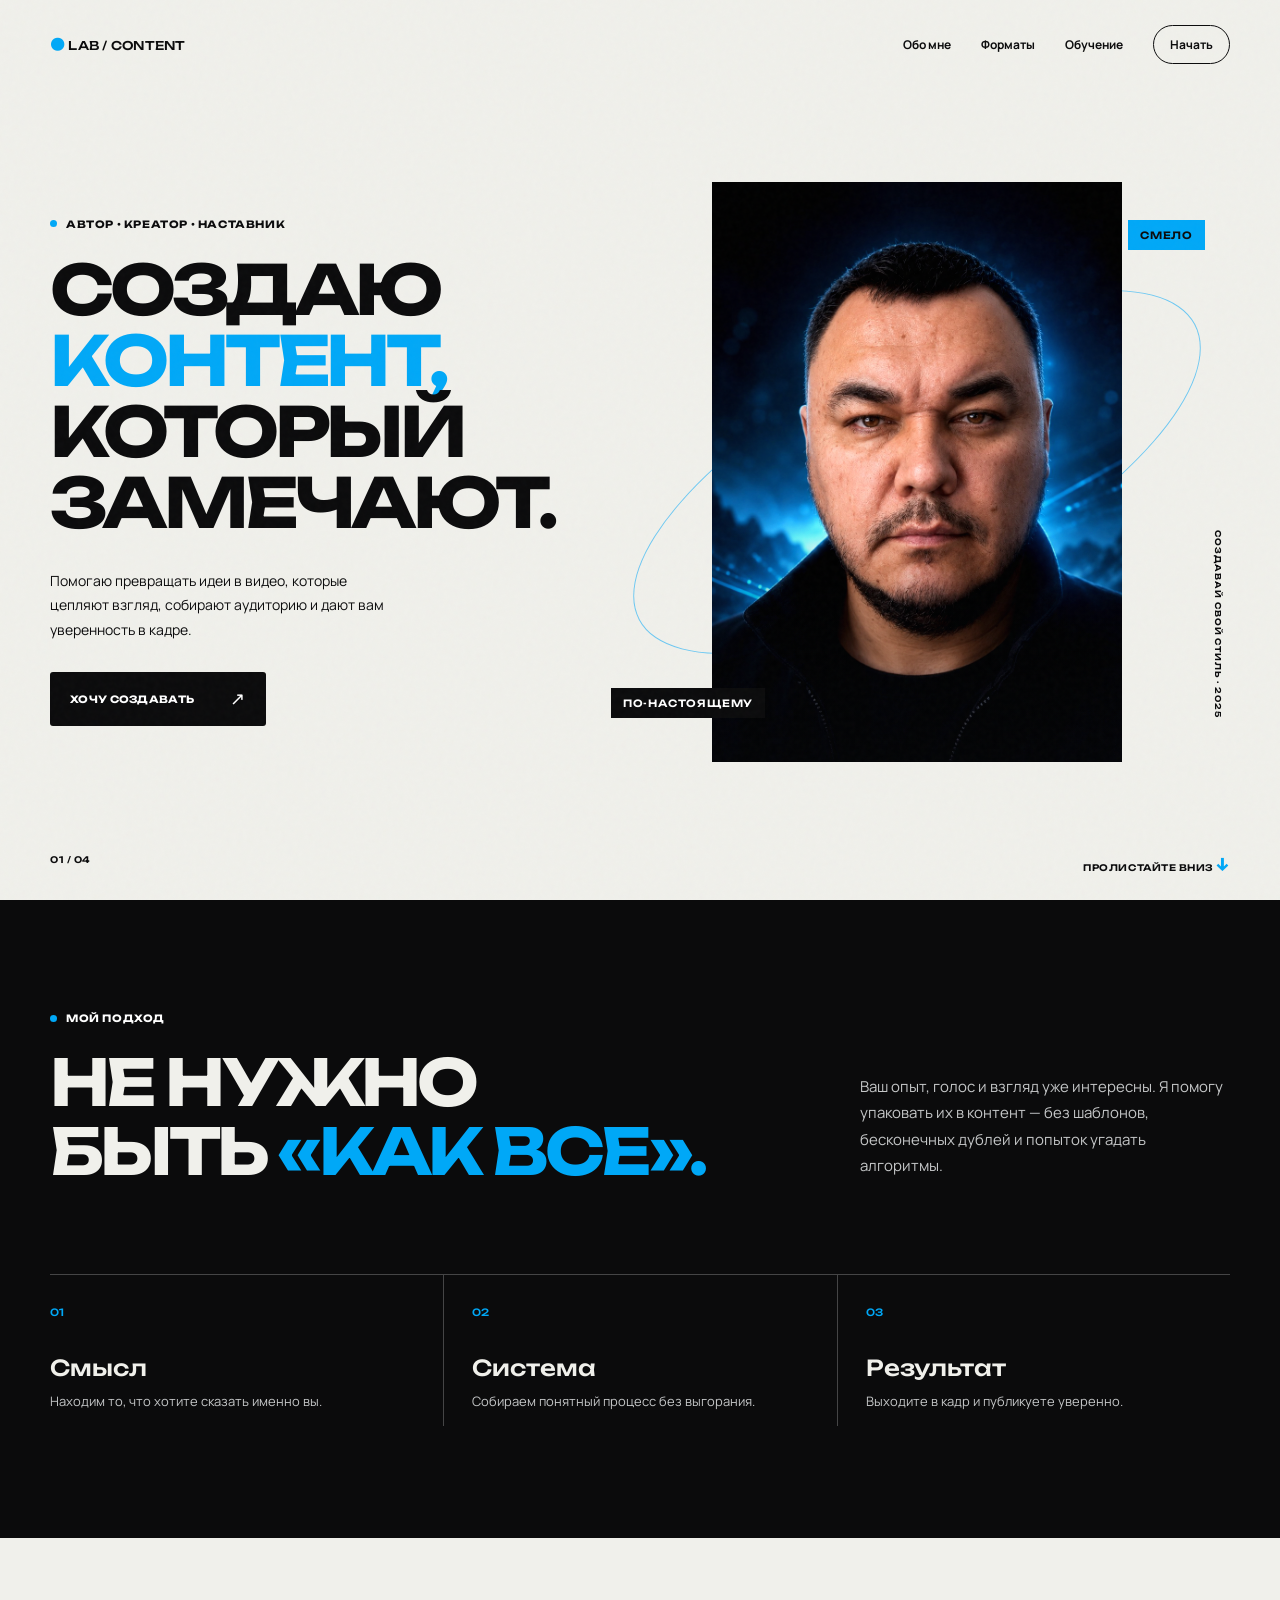
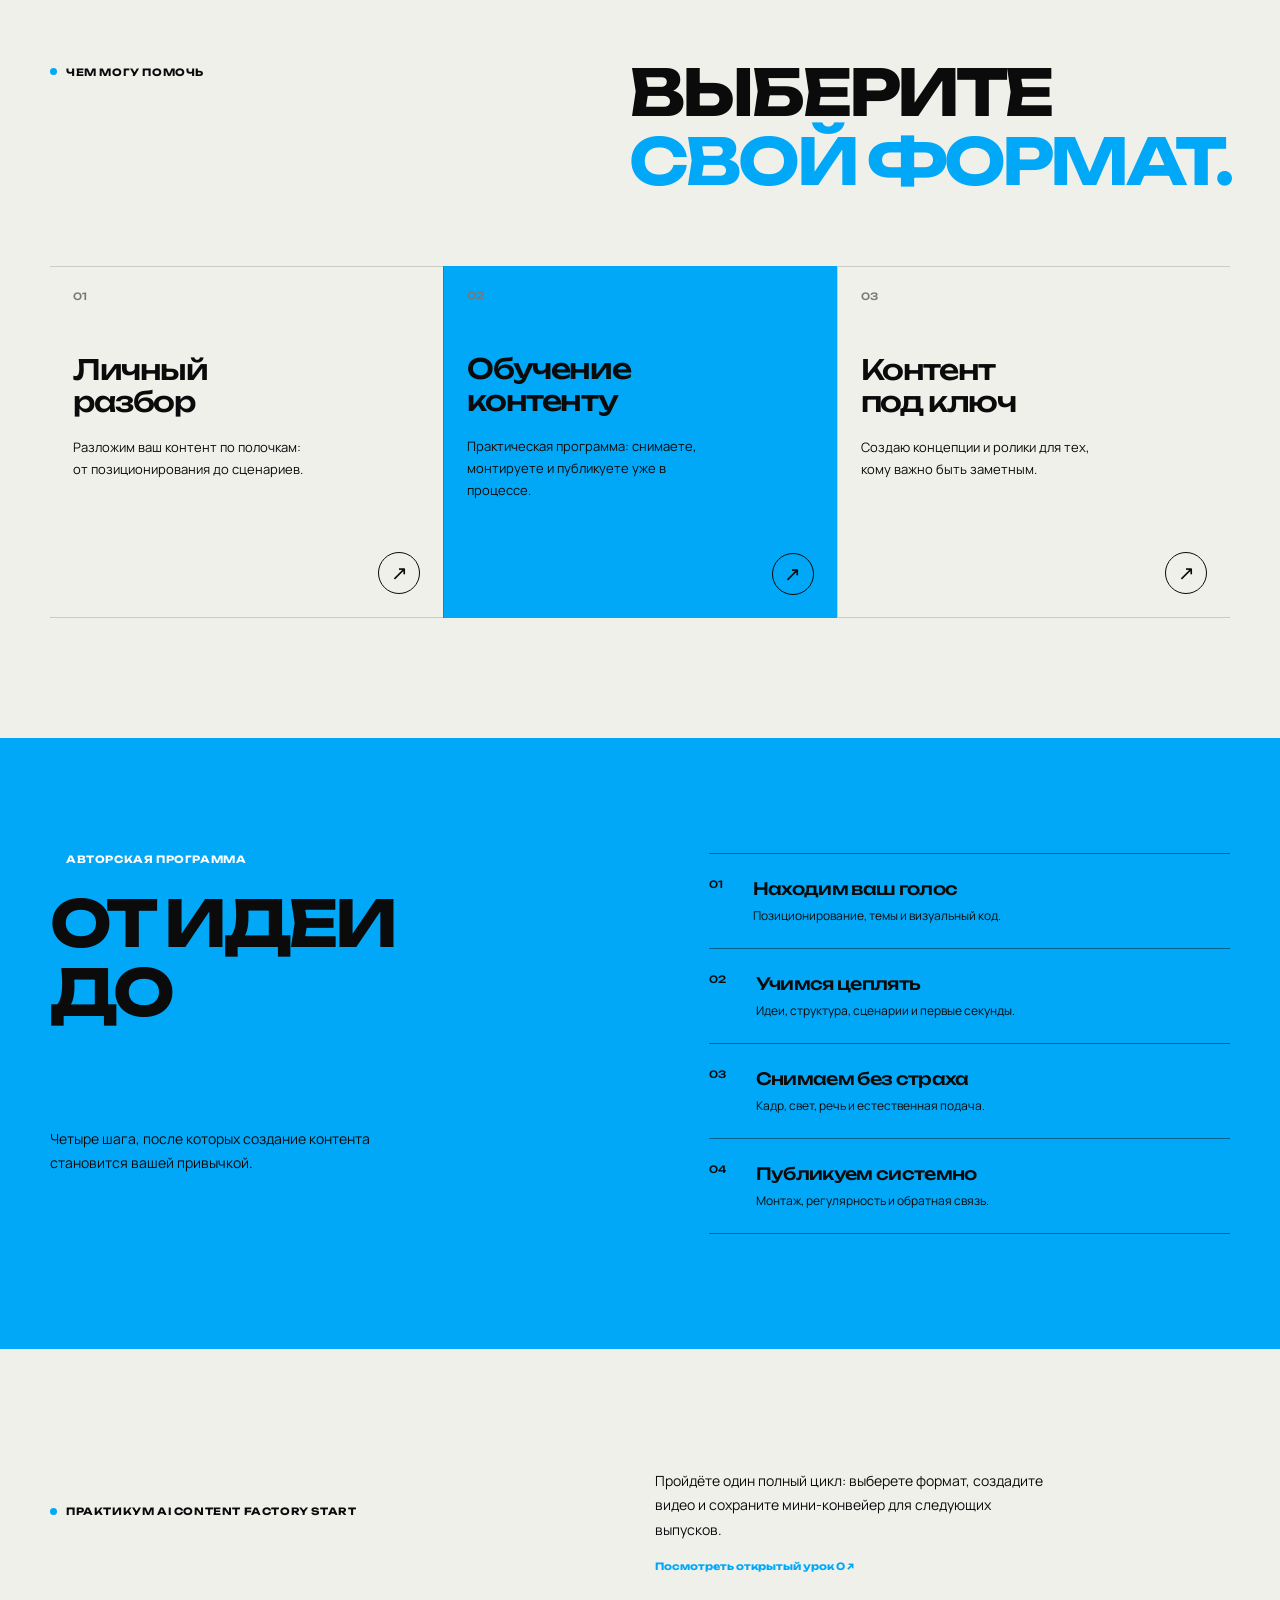
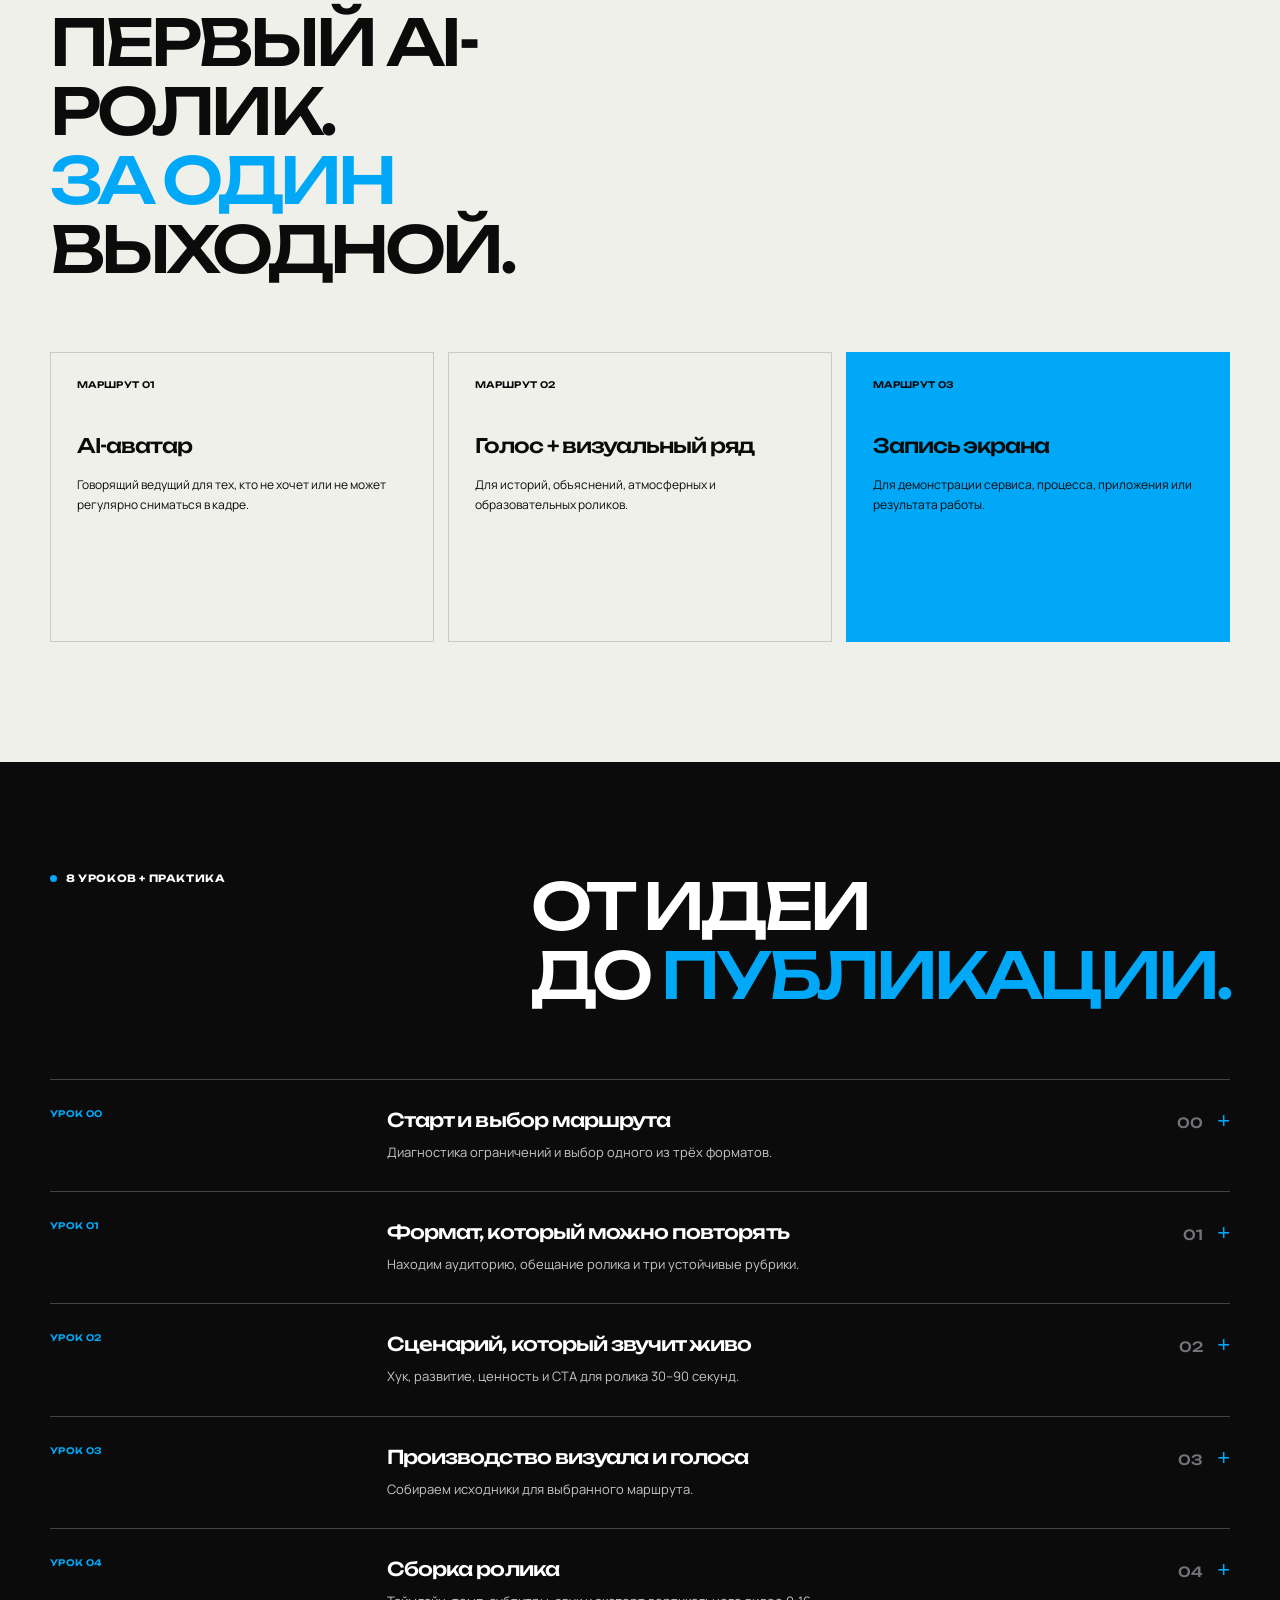
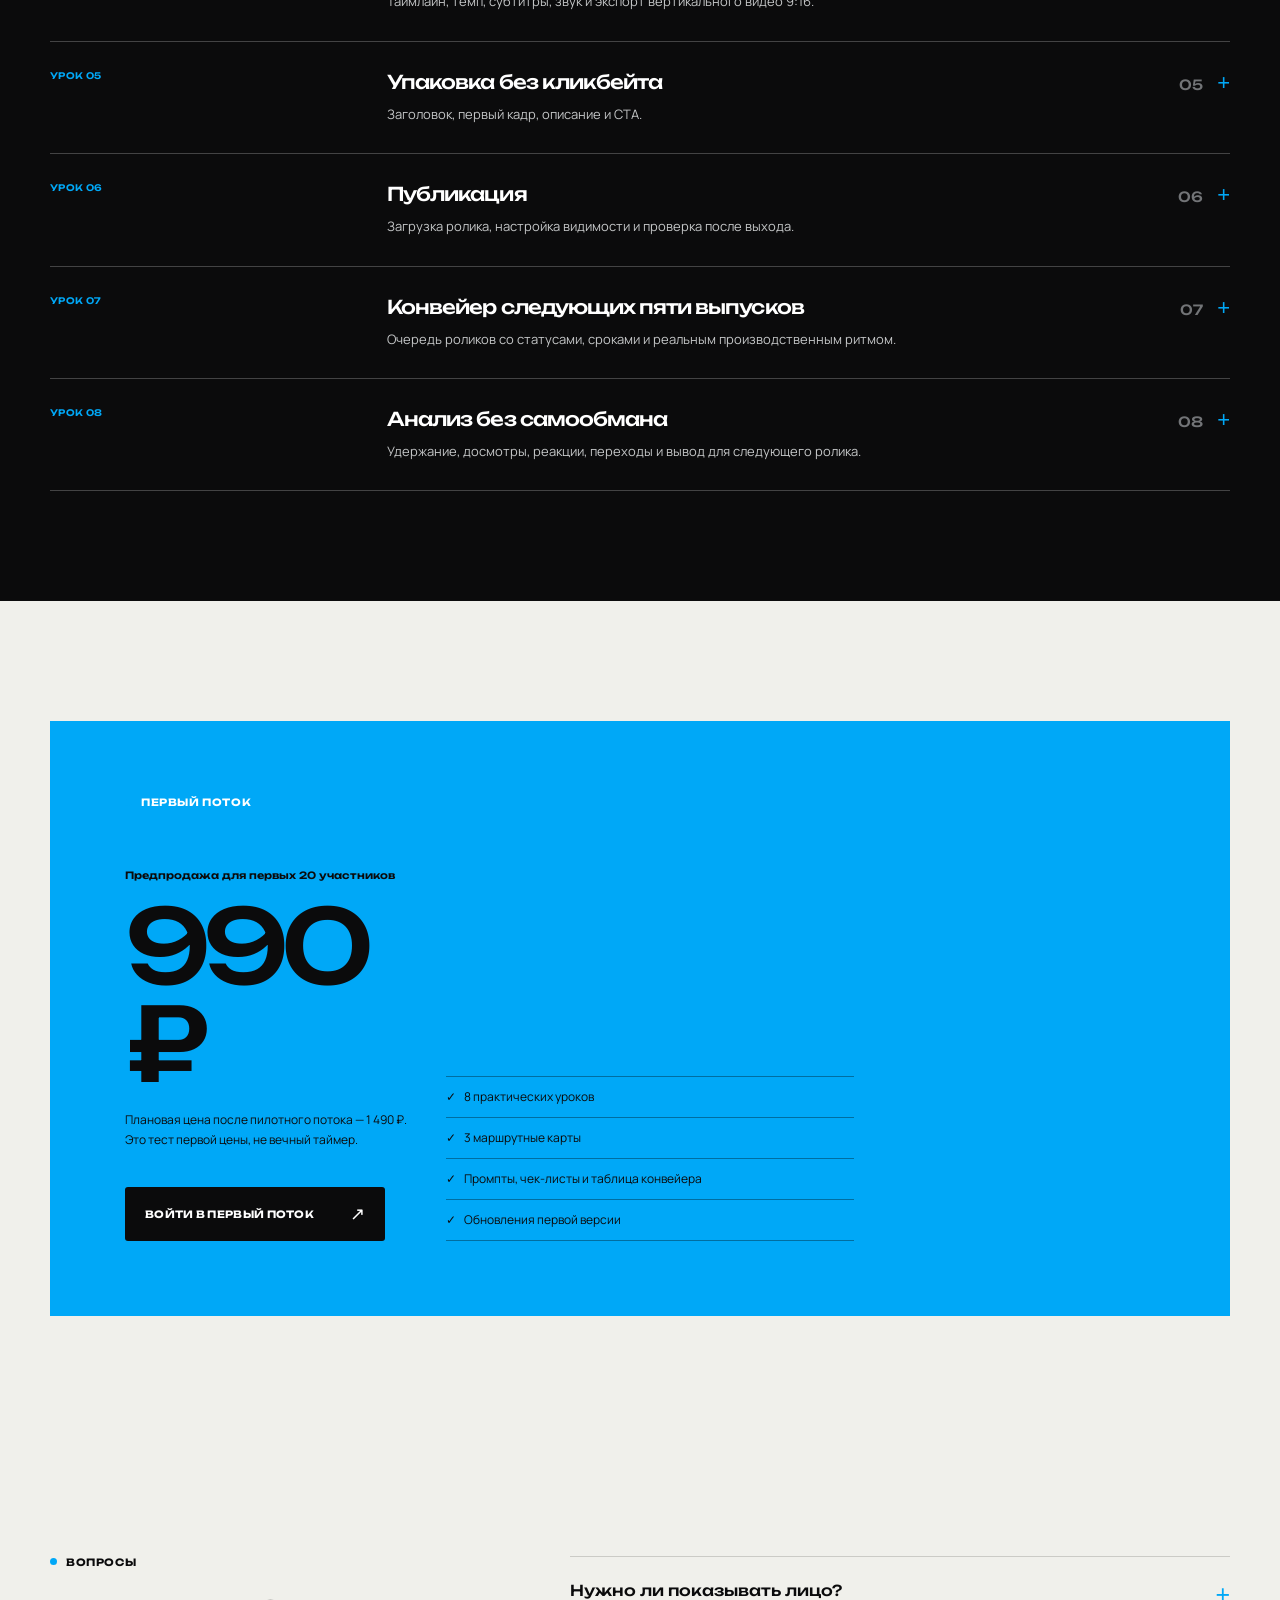
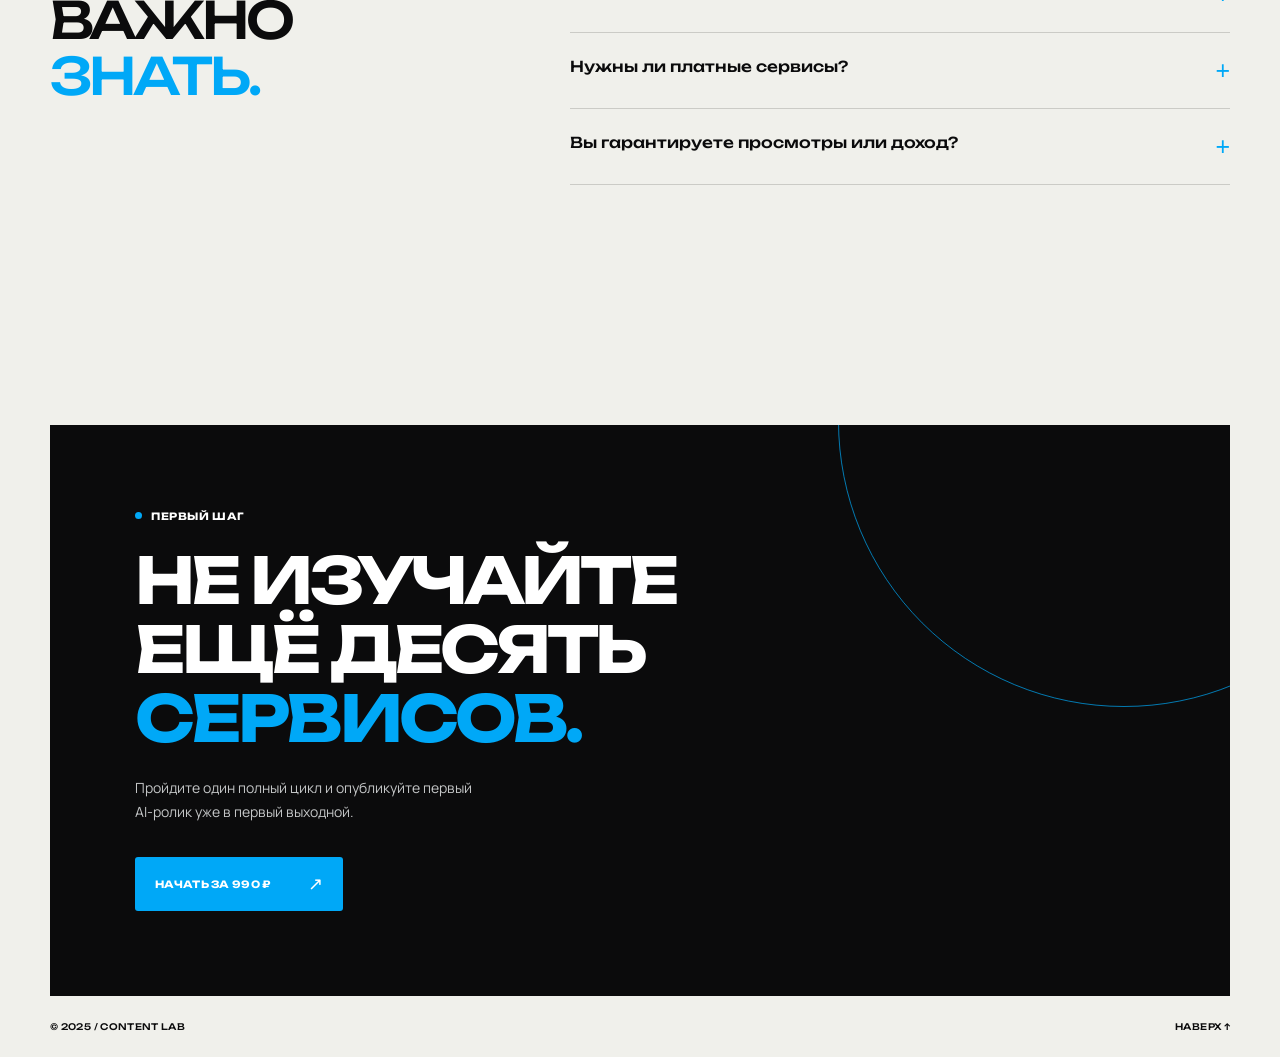
<file: index.html>
<!doctype html>
<html lang="ru">
  <head>
    <meta charset="UTF-8" />
    <meta name="viewport" content="width=device-width, initial-scale=1.0" />
    <meta name="description" content="Авторский контент и обучение созданию сильных видео." />
    <title>Создаю. Обучаю. Вдохновляю.</title>
    <link rel="preconnect" href="https://fonts.googleapis.com" />
    <link rel="preconnect" href="https://fonts.gstatic.com" crossorigin />
    <link href="https://fonts.googleapis.com/css2?family=Manrope:wght@400;500;600;700;800&family=Unbounded:wght@400;500;600;700&display=swap" rel="stylesheet" />
    <link rel="stylesheet" href="style.css" />
    <link rel="stylesheet" href="course.css" />
  </head>
  <body>
    <div class="grain"></div>
    <header class="header container">
      <a class="logo" href="#top" aria-label="На главную"><span>●</span> LAB / CONTENT</a>
      <button class="menu-toggle" aria-label="Открыть меню" aria-expanded="false"><i></i><i></i></button>
      <nav class="nav" aria-label="Основная навигация">
        <a href="#about">Обо мне</a>
        <a href="#format">Форматы</a>
        <a href="#learning">Обучение</a>
        <a class="nav-cta" href="#contact">Начать</a>
      </nav>
    </header>

    <main id="top">
      <section class="hero container">
        <div class="hero-copy reveal">
          <p class="eyebrow"><span></span> Автор • Креатор • Наставник</p>
          <h1>СОЗДАЮ<br /><em>КОНТЕНТ,</em><br />КОТОРЫЙ<br />ЗАМЕЧАЮТ.</h1>
          <p class="hero-description">Помогаю превращать идеи в видео, которые цепляют взгляд, собирают аудиторию и дают вам уверенность в кадре.</p>
          <a class="button" href="#contact">Хочу создавать <b>↗</b></a>
        </div>
        <div class="hero-visual reveal">
          <div class="orbit orbit-one"></div><div class="orbit orbit-two"></div>
          <div class="portrait-frame"><img src="assets/portrait.jpg" alt="Портрет автора курса" /></div>
          <div class="hero-tag tag-top">СМЕЛО</div>
          <div class="hero-tag tag-bottom">ПО-НАСТОЯЩЕМУ</div>
          <p class="vertical-note">СОЗДАВАЙ СВОЙ СТИЛЬ · 2025</p>
        </div>
        <div class="hero-bottom reveal"><span>01 / 04</span><span>ПРОЛИСТАЙТЕ ВНИЗ <b>↓</b></span></div>
      </section>

      <section class="statement" id="about">
        <div class="container">
          <p class="eyebrow light"><span></span> Мой подход</p>
          <div class="statement-grid">
            <h2>НЕ НУЖНО<br />БЫТЬ <i>«КАК ВСЕ».</i></h2>
            <p>Ваш опыт, голос и взгляд уже интересны. Я помогу упаковать их в контент — без шаблонов, бесконечных дублей и попыток угадать алгоритмы.</p>
          </div>
          <div class="values">
            <div><b>01</b><h3>Смысл</h3><p>Находим то, что хотите сказать именно вы.</p></div>
            <div><b>02</b><h3>Система</h3><p>Собираем понятный процесс без выгорания.</p></div>
            <div><b>03</b><h3>Результат</h3><p>Выходите в кадр и публикуете уверенно.</p></div>
          </div>
        </div>
      </section>

      <section class="formats container" id="format">
        <div class="section-heading reveal"><p class="eyebrow"><span></span> Чем могу помочь</p><h2>ВЫБЕРИТЕ<br /><i>СВОЙ ФОРМАТ.</i></h2></div>
        <div class="format-list">
          <article class="format-card reveal"><span>01</span><h3>Личный<br />разбор</h3><p>Разложим ваш контент по полочкам: от позиционирования до сценариев.</p><a href="#contact" aria-label="Узнать о личном разборе">↗</a></article>
          <article class="format-card featured reveal"><span>02</span><h3>Обучение<br />контенту</h3><p>Практическая программа: снимаете, монтируете и публикуете уже в процессе.</p><a href="#contact" aria-label="Узнать об обучении">↗</a></article>
          <article class="format-card reveal"><span>03</span><h3>Контент<br />под ключ</h3><p>Создаю концепции и ролики для тех, кому важно быть заметным.</p><a href="#contact" aria-label="Узнать о создании контента">↗</a></article>
        </div>
      </section>

      <section class="program" id="program">
        <div class="container program-wrap">
          <div class="program-title reveal"><p class="eyebrow light"><span></span> Авторская программа</p><h2>ОТ ИДЕИ<br />ДО <i>ПУБЛИКАЦИИ.</i></h2><p>Четыре шага, после которых создание контента становится вашей привычкой.</p></div>
          <ol class="steps reveal">
            <li><b>01</b><div><h3>Находим ваш голос</h3><p>Позиционирование, темы и визуальный код.</p></div></li>
            <li><b>02</b><div><h3>Учимся цеплять</h3><p>Идеи, структура, сценарии и первые секунды.</p></div></li>
            <li><b>03</b><div><h3>Снимаем без страха</h3><p>Кадр, свет, речь и естественная подача.</p></div></li>
            <li><b>04</b><div><h3>Публикуем системно</h3><p>Монтаж, регулярность и обратная связь.</p></div></li>
          </ol>
        </div>
      </section>

      <section class="learning container" id="learning">
        <div class="learning-intro reveal"><p class="eyebrow"><span></span> Практикум AI Content Factory Start</p><h2>ПЕРВЫЙ AI-РОЛИК.<br /><i>ЗА ОДИН</i><br />ВЫХОДНОЙ.</h2><p>Пройдёте один полный цикл: выберете формат, создадите видео и сохраните мини-конвейер для следующих выпусков.<br /><a class="lesson-link" href="course-preview.html">Посмотреть открытый урок 0 ↗</a></p></div>
        <div class="learning-grid">
          <article class="learning-card reveal"><span>МАРШРУТ 01</span><h3>AI-аватар</h3><p>Говорящий ведущий для тех, кто не хочет или не может регулярно сниматься в кадре.</p></article>
          <article class="learning-card reveal"><span>МАРШРУТ 02</span><h3>Голос + визуальный ряд</h3><p>Для историй, объяснений, атмосферных и образовательных роликов.</p></article>
          <article class="learning-card accent reveal"><span>МАРШРУТ 03</span><h3>Запись экрана</h3><p>Для демонстрации сервиса, процесса, приложения или результата работы.</p></article>
        </div>
      </section>

      <section class="modules"><div class="container"><div class="modules-head reveal"><p class="eyebrow light"><span></span> 8 уроков + практика</p><h2>ОТ ИДЕИ<br />ДО <i>ПУБЛИКАЦИИ.</i></h2></div><div class="modules-list reveal">
        <details class="module-item"><summary><b>УРОК 00</b><div><h3>Старт и выбор маршрута</h3><p>Диагностика ограничений и выбор одного из трёх форматов.</p></div><span>00 <i>+</i></span></summary><div class="module-detail"><p>В результате вы фиксируете площадку публикации, формат и реальные ограничения по времени, бюджету, голосу и визуалу.</p><a href="#pricing">Войти в поток ↗</a></div></details>
        <details class="module-item"><summary><b>УРОК 01</b><div><h3>Формат, который можно повторять</h3><p>Находим аудиторию, обещание ролика и три устойчивые рубрики.</p></div><span>01 <i>+</i></span></summary><div class="module-detail"><p>Соберёте однострочную формулу серии — основу для регулярного контента без постоянного поиска новой идеи.</p><a href="#pricing">Войти в поток ↗</a></div></details>
        <details class="module-item"><summary><b>УРОК 02</b><div><h3>Сценарий, который звучит живо</h3><p>Хук, развитие, ценность и CTA для ролика 30–90 секунд.</p></div><span>02 <i>+</i></span></summary><div class="module-detail"><p>Подготовите две версии хука и основной сценарий, который удобно произносить и понимать без контекста.</p><a href="#pricing">Войти в поток ↗</a></div></details>
        <details class="module-item"><summary><b>УРОК 03</b><div><h3>Производство визуала и голоса</h3><p>Собираем исходники для выбранного маршрута.</p></div><span>03 <i>+</i></span></summary><div class="module-detail"><p>Покажу подходы для аватара, voice-over и записи экрана — с понятной структурой файлов проекта.</p><a href="#pricing">Войти в поток ↗</a></div></details>
        <details class="module-item"><summary><b>УРОК 04</b><div><h3>Сборка ролика</h3><p>Таймлайн, темп, субтитры, звук и экспорт вертикального видео 9:16.</p></div><span>04 <i>+</i></span></summary><div class="module-detail"><p>Экспортируете готовый ролик и проходите технический чек-лист перед публикацией.</p><a href="#pricing">Войти в поток ↗</a></div></details>
        <details class="module-item"><summary><b>УРОК 05</b><div><h3>Упаковка без кликбейта</h3><p>Заголовок, первый кадр, описание и CTA.</p></div><span>05 <i>+</i></span></summary><div class="module-detail"><p>Соберёте три заголовка и выберете сильный вариант по матрице ясности и любопытства.</p><a href="#pricing">Войти в поток ↗</a></div></details>
        <details class="module-item"><summary><b>УРОК 06</b><div><h3>Публикация</h3><p>Загрузка ролика, настройка видимости и проверка после выхода.</p></div><span>06 <i>+</i></span></summary><div class="module-detail"><p>Опубликуете ролик минимум на одной площадке и сохраните ссылку как результат практикума.</p><a href="#pricing">Войти в поток ↗</a></div></details>
        <details class="module-item"><summary><b>УРОК 07</b><div><h3>Конвейер следующих пяти выпусков</h3><p>Очередь роликов со статусами, сроками и реальным производственным ритмом.</p></div><span>07 <i>+</i></span></summary><div class="module-detail"><p>Заполните таблицу из пяти следующих выпусков и назначите дату следующего блока производства.</p><a href="#pricing">Войти в поток ↗</a></div></details>
        <details class="module-item"><summary><b>УРОК 08</b><div><h3>Анализ без самообмана</h3><p>Удержание, досмотры, реакции, переходы и вывод для следующего ролика.</p></div><span>08 <i>+</i></span></summary><div class="module-detail"><p>Создадите карточку разбора и выберете одно конкретное улучшение для нового выпуска.</p><a href="#pricing">Войти в поток ↗</a></div></details>
      </div></div></section>

      <section class="pricing container" id="pricing"><div class="price-card reveal"><p class="eyebrow light"><span></span> Первый поток</p><div><p class="price-label">Предпродажа для первых 20 участников</p><h2>990 ₽</h2><p class="price-note">Плановая цена после пилотного потока — 1 490 ₽. Это тест первой цены, не вечный таймер.</p><a class="button button-light" href="mailto:hello@example.com?subject=Хочу%20в%20первый%20поток">Войти в первый поток <b>↗</b></a></div><ul><li>8 практических уроков</li><li>3 маршрутные карты</li><li>Промпты, чек-листы и таблица конвейера</li><li>Обновления первой версии</li></ul></div></section>

      <section class="faq container"><div class="faq-head reveal"><p class="eyebrow"><span></span> Вопросы</p><h2>ВАЖНО<br /><i>ЗНАТЬ.</i></h2></div><div class="faq-list reveal">
        <details><summary>Нужно ли показывать лицо?<b>+</b></summary><p>Нет. Все три маршрута курса рассчитаны на работу без регулярной съёмки себя.</p></details>
        <details><summary>Нужны ли платные сервисы?<b>+</b></summary><p>В некоторых маршрутах могут понадобиться платные инструменты. До оплаты будет отдельная таблица обязательных и необязательных расходов.</p></details>
        <details><summary>Вы гарантируете просмотры или доход?<b>+</b></summary><p>Нет. Практикум даёт структуру обучения и комплект материалов; результат зависит от темы, качества, аудитории и правил платформы.</p></details>
      </div></section>

      <section class="contact container" id="contact">
        <div class="contact-card reveal">
          <p class="eyebrow light"><span></span> Первый шаг</p>
          <h2>НЕ ИЗУЧАЙТЕ<br />ЕЩЁ ДЕСЯТЬ<br /><i>СЕРВИСОВ.</i></h2>
          <p>Пройдите один полный цикл и опубликуйте первый AI-ролик уже в первый выходной.</p>
          <a class="button button-light" href="#pricing">Начать за 990 ₽ <b>↗</b></a>
        </div>
        <footer><span>© 2025 / CONTENT LAB</span><a href="#top">НАВЕРХ ↑</a></footer>
      </section>
    </main>
    <script src="script.js"></script>
  </body>
</html>
</file>
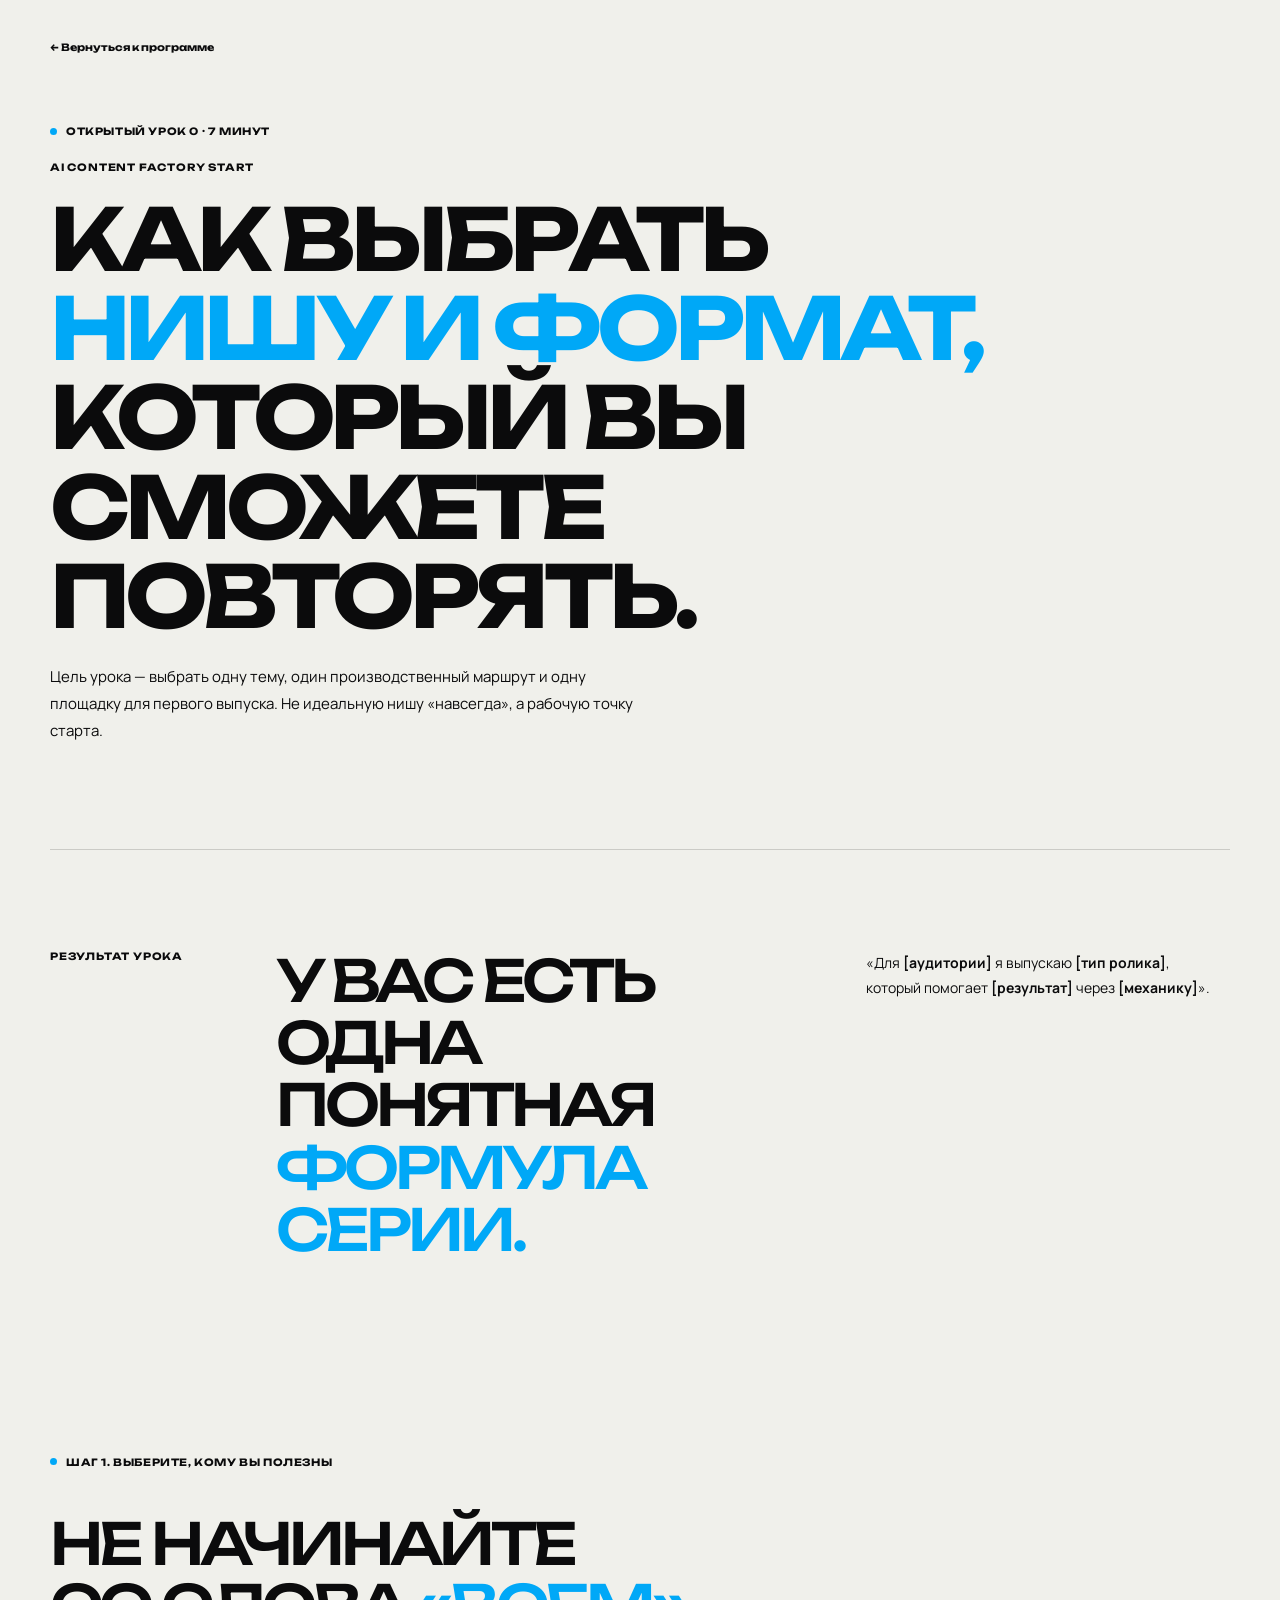
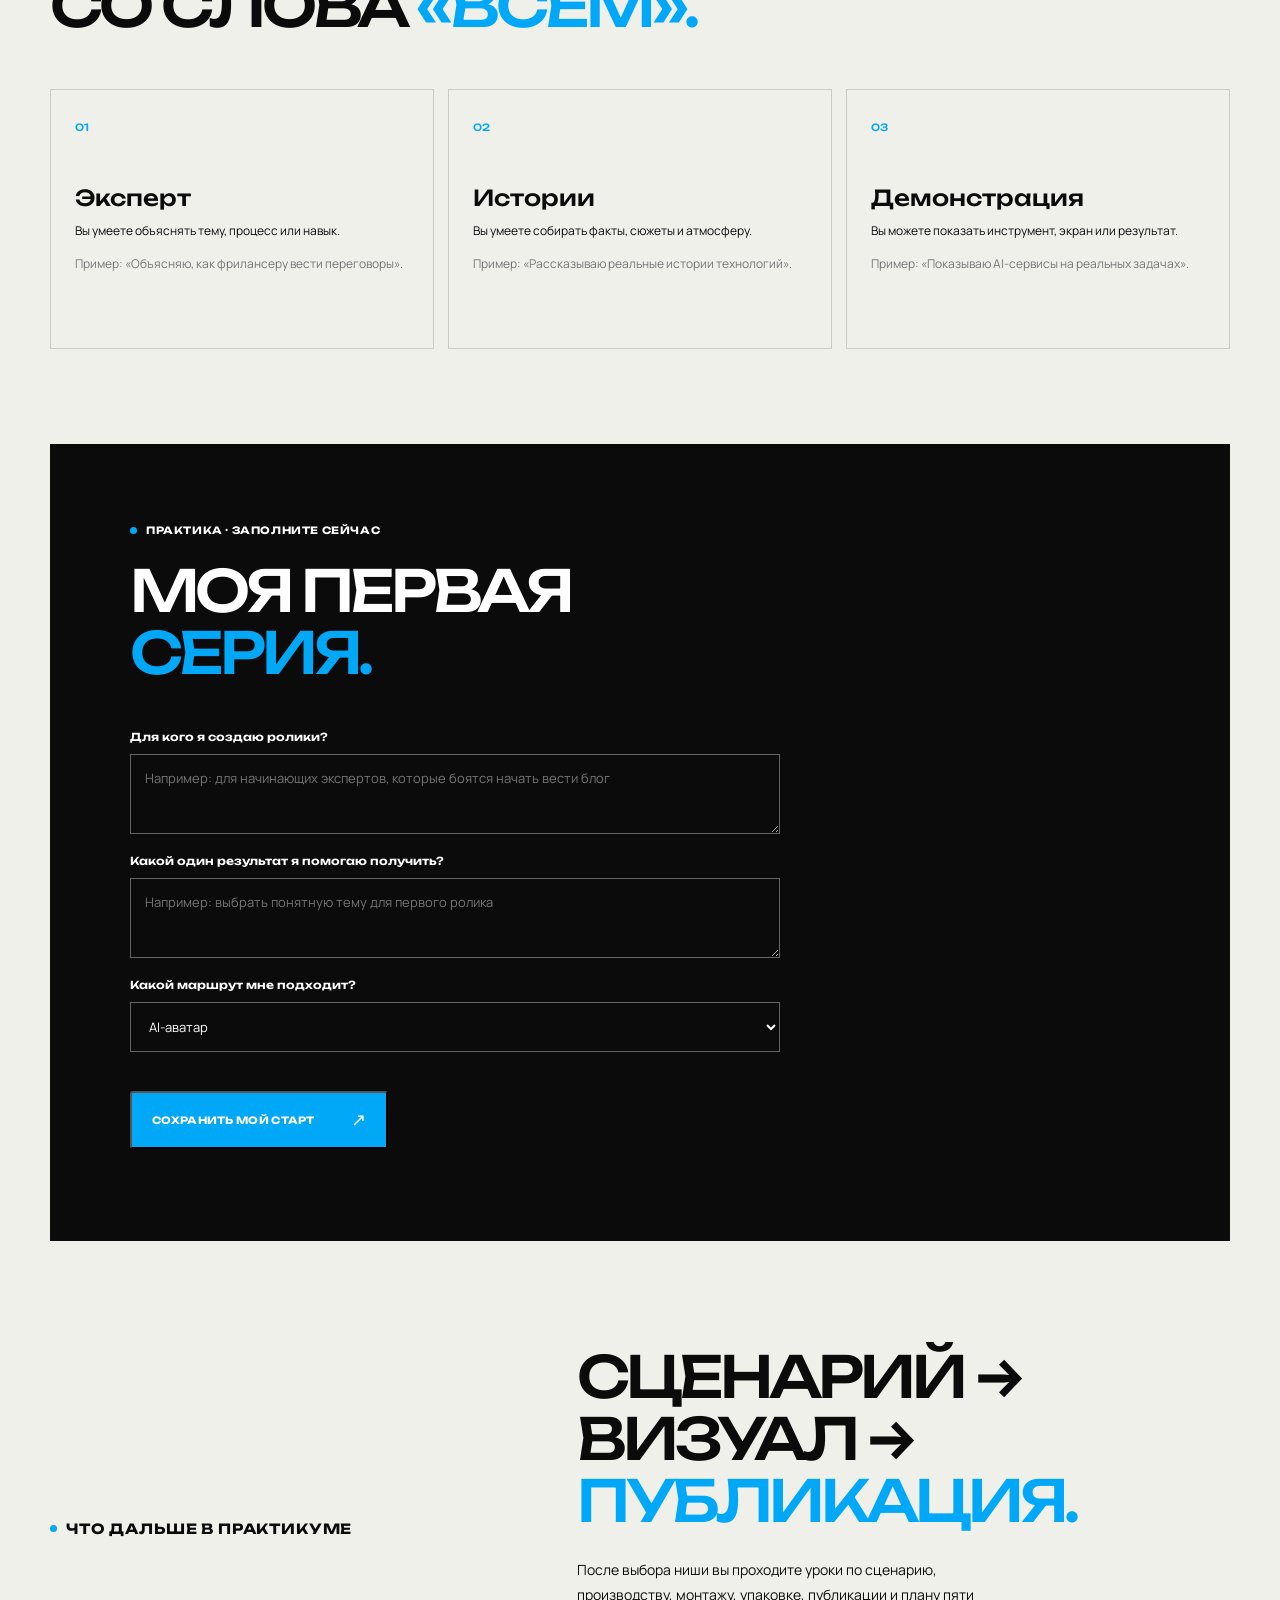
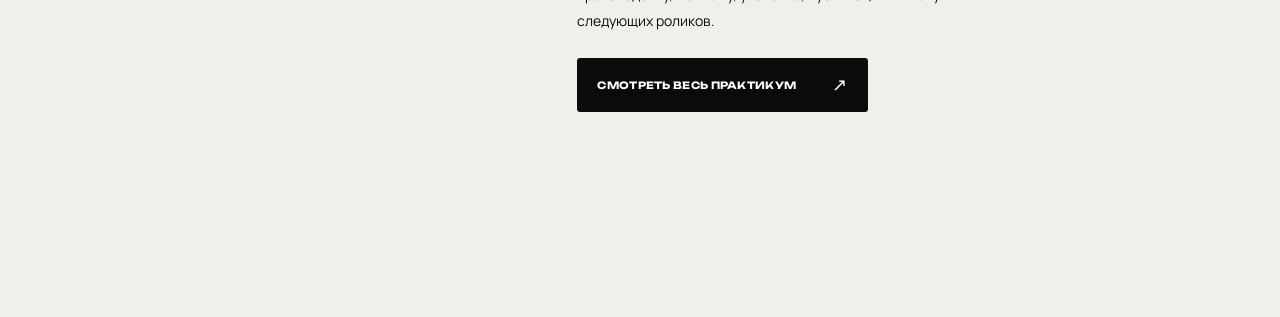
<file: course-preview.html>
<!doctype html>
<html lang="ru"><head><meta charset="UTF-8" /><meta name="viewport" content="width=device-width,initial-scale=1.0" /><title>Открытый урок — AI Content Factory Start</title><link rel="preconnect" href="https://fonts.googleapis.com" /><link rel="preconnect" href="https://fonts.gstatic.com" crossorigin /><link href="https://fonts.googleapis.com/css2?family=Manrope:wght@400;500;600;700;800&family=Unbounded:wght@400;500;600;700&display=swap" rel="stylesheet" /><link rel="stylesheet" href="style.css" /><link rel="stylesheet" href="course.css" /></head>
<body class="preview-page"><main class="container preview-wrap"><a class="back-link" href="index.html#learning">← Вернуться к программе</a><p class="eyebrow"><span></span> Открытый урок 0 · 7 минут</p><section class="preview-hero"><p>AI CONTENT FACTORY START</p><h1>КАК ВЫБРАТЬ<br /><i>НИШУ И ФОРМАТ,</i><br />КОТОРЫЙ ВЫ<br />СМОЖЕТЕ ПОВТОРЯТЬ.</h1><p>Цель урока — выбрать одну тему, один производственный маршрут и одну площадку для первого выпуска. Не идеальную нишу «навсегда», а рабочую точку старта.</p></section>
<section class="preview-result"><span>РЕЗУЛЬТАТ УРОКА</span><h2>У ВАС ЕСТЬ<br />ОДНА ПОНЯТНАЯ<br /><i>ФОРМУЛА СЕРИИ.</i></h2><p>«Для <b>[аудитории]</b> я выпускаю <b>[тип ролика]</b>, который помогает <b>[результат]</b> через <b>[механику]</b>».</p></section>
<section class="preview-section"><p class="eyebrow"><span></span> Шаг 1. Выберите, кому вы полезны</p><h2>НЕ НАЧИНАЙТЕ<br />СО СЛОВА <i>«ВСЕМ».</i></h2><div class="niche-grid"><article><b>01</b><h3>Эксперт</h3><p>Вы умеете объяснять тему, процесс или навык.</p><em>Пример: «Объясняю, как фрилансеру вести переговоры».</em></article><article><b>02</b><h3>Истории</h3><p>Вы умеете собирать факты, сюжеты и атмосферу.</p><em>Пример: «Рассказываю реальные истории технологий».</em></article><article><b>03</b><h3>Демонстрация</h3><p>Вы можете показать инструмент, экран или результат.</p><em>Пример: «Показываю AI‑сервисы на реальных задачах».</em></article></div></section>
<section class="worksheet"><p class="eyebrow light"><span></span> Практика · заполните сейчас</p><h2>МОЯ ПЕРВАЯ<br /><i>СЕРИЯ.</i></h2><label>Для кого я создаю ролики?<textarea placeholder="Например: для начинающих экспертов, которые боятся начать вести блог"></textarea></label><label>Какой один результат я помогаю получить?<textarea placeholder="Например: выбрать понятную тему для первого ролика"></textarea></label><label>Какой маршрут мне подходит?<select><option>AI-аватар</option><option>Голос + визуальный ряд</option><option>Запись экрана</option></select></label><button id="save-work" class="button button-light">Сохранить мой старт <b>↗</b></button><p id="saved-note"></p></section>
<section class="preview-next"><p class="eyebrow"><span></span> Что дальше в практикуме</p><div><h2>СЦЕНАРИЙ → ВИЗУАЛ →<br /><i>ПУБЛИКАЦИЯ.</i></h2><p>После выбора ниши вы проходите уроки по сценарию, производству, монтажу, упаковке, публикации и плану пяти следующих роликов.</p><a class="button" href="index.html#pricing">Смотреть весь практикум <b>↗</b></a></div></section></main><script>const b=document.querySelector('#save-work'),n=document.querySelector('#saved-note');b.addEventListener('click',()=>{localStorage.setItem('acf-preview','done');n.textContent='Готово — ваша формула старта сохранена на этом устройстве.'})</script></body></html>
</file>
<file: style.css>
:root{--ink:#0b0b0c;--paper:#f0f0eb;--blue:#00a8f7;--line:rgba(11,11,12,.16)}*{box-sizing:border-box}html{scroll-behavior:smooth}body{margin:0;background:var(--paper);color:var(--ink);font-family:Manrope,Arial,sans-serif}.container{width:min(1180px,calc(100% - 56px));margin:auto}.grain{position:fixed;inset:0;pointer-events:none;opacity:.22;z-index:10;background-image:url("data:image/svg+xml,%3Csvg viewBox='0 0 180 180' xmlns='http://www.w3.org/2000/svg'%3E%3Cfilter id='n'%3E%3CfeTurbulence type='fractalNoise' baseFrequency='.9' numOctaves='4' stitchTiles='stitch'/%3E%3C/filter%3E%3Crect width='100%25' height='100%25' filter='url(%23n)' opacity='.12'/%3E%3C/svg%3E")}.header{height:88px;display:flex;align-items:center;justify-content:space-between;position:relative;z-index:5}.logo{font:500 12px Unbounded,sans-serif;letter-spacing:.02em;color:inherit;text-decoration:none}.logo span{color:var(--blue);font-size:18px;vertical-align:-1px}.nav{display:flex;align-items:center;gap:30px}.nav a{font-size:12px;color:var(--ink);text-decoration:none;font-weight:700}.nav-cta{border:1px solid var(--ink);padding:10px 16px;border-radius:50px}.menu-toggle{display:none}.hero{min-height:calc(100vh - 88px);position:relative;display:grid;grid-template-columns:.94fr 1.06fr;align-items:center;padding:50px 0 94px;overflow:hidden}.eyebrow{font:700 10px Unbounded,sans-serif;letter-spacing:.06em;margin:0 0 24px;text-transform:uppercase;display:flex;align-items:center;gap:9px}.eyebrow span{display:block;width:7px;height:7px;border-radius:50%;background:var(--blue)}h1,h2,h3,p{margin-top:0}h1,h2{font-family:Unbounded,sans-serif;letter-spacing:-.06em}h1{font-size:clamp(43px,5.35vw,79px);line-height:1.04;margin:0}em,i{font-style:normal;color:var(--blue)}.hero-description{max-width:350px;font-size:14px;line-height:1.75;margin:30px 0}.button{display:inline-flex;gap:36px;align-items:center;padding:16px 20px;border-radius:3px;background:var(--ink);color:white;text-decoration:none;text-transform:uppercase;font:700 10px Unbounded,sans-serif;letter-spacing:.03em;transition:transform .2s,background .2s}.button:hover{transform:translateY(-3px);background:var(--blue)}.button b{font-size:18px;font-family:Arial;font-weight:400}.hero-visual{height:min(640px,70vh);min-height:490px;position:relative;display:flex;justify-content:center;align-items:center}.portrait-frame{height:92%;width:min(410px,80%);position:relative;overflow:hidden;background:#0c1725;z-index:1}.portrait-frame:after{content:"";position:absolute;inset:0;background:linear-gradient(180deg,transparent 58%,rgba(7,9,13,.45))}.portrait-frame img{width:100%;height:100%;object-fit:cover;object-position:center top;filter:saturate(.98) contrast(1.06)}.orbit{position:absolute;border:1px solid rgba(0,168,247,.55);border-radius:50%;transform:rotate(-28deg)}.orbit-one{width:630px;height:240px}.orbit-two{width:520px;height:180px;transform:rotate(58deg);opacity:.5}.hero-tag{position:absolute;font:600 10px Unbounded,sans-serif;letter-spacing:.08em;padding:9px 12px;background:var(--blue);z-index:2}.tag-top{top:10%;right:4%}.tag-bottom{bottom:11%;left:1%;background:var(--ink);color:white}.vertical-note{writing-mode:vertical-rl;position:absolute;right:-1px;bottom:11%;font:600 8px Unbounded,sans-serif;letter-spacing:.12em}.hero-bottom{position:absolute;bottom:25px;left:0;right:0;display:flex;justify-content:space-between;font:600 9px Unbounded,sans-serif;letter-spacing:.06em}.hero-bottom b{color:var(--blue);font-size:17px}.statement{background:var(--ink);color:var(--paper);padding:112px 0}.light{color:white}.statement-grid{display:grid;grid-template-columns:1.35fr .65fr;align-items:end;gap:40px}.statement h2,.section-heading h2,.program h2,.contact h2{font-size:clamp(34px,5vw,68px);line-height:1.08;margin:0}.statement-grid>p{max-width:380px;font-size:15px;line-height:1.75;margin-bottom:7px;color:#c4c6c7}.values{display:grid;grid-template-columns:repeat(3,1fr);margin-top:88px;border-top:1px solid rgba(255,255,255,.24)}.values>div{padding:24px 28px 0 0}.values>div+div{border-left:1px solid rgba(255,255,255,.24);padding-left:28px}.values b{font:500 10px Unbounded,sans-serif;color:var(--blue)}.values h3{font:500 22px Unbounded,sans-serif;margin:33px 0 10px}.values p{font-size:13px;line-height:1.65;color:#c4c6c7}.formats{padding:120px 0}.section-heading{display:flex;justify-content:space-between;align-items:start}.section-heading .eyebrow{margin-top:8px}.format-list{display:grid;grid-template-columns:repeat(3,1fr);margin-top:70px;border-top:1px solid var(--line);border-bottom:1px solid var(--line)}.format-card{min-height:350px;padding:23px;display:flex;flex-direction:column;position:relative}.format-card+.format-card{border-left:1px solid var(--line)}.format-card span{font:500 10px Unbounded,sans-serif;color:#777}.format-card h3{font:500 28px Unbounded,sans-serif;line-height:1.16;margin:52px 0 17px;letter-spacing:-.05em}.format-card p{font-size:13px;line-height:1.7;max-width:245px}.format-card a{margin-top:auto;margin-left:auto;width:42px;height:42px;border:1px solid var(--ink);border-radius:50%;display:grid;place-items:center;color:inherit;text-decoration:none;font-size:20px;transition:.2s}.format-card a:hover{background:var(--blue);border-color:var(--blue);color:white}.format-card.featured{background:var(--blue);margin:-1px 0}.program{background:var(--blue);padding:115px 0}.program-wrap{display:grid;grid-template-columns:.8fr 1.2fr;gap:75px}.program-title>p:last-child{font-size:14px;line-height:1.7;max-width:380px;margin:31px 0 0}.steps{list-style:none;padding:0;margin:0;border-top:1px solid rgba(11,11,12,.45)}.steps li{display:flex;gap:30px;padding:24px 0;border-bottom:1px solid rgba(11,11,12,.45)}.steps b{font:500 10px Unbounded,sans-serif}.steps h3{font:500 17px Unbounded,sans-serif;margin:0 0 8px;letter-spacing:-.04em}.steps p{font-size:12px;margin:0}.contact{padding:120px 0 25px}.contact-card{background:var(--ink);color:white;padding:clamp(34px,7vw,85px);min-height:520px;position:relative;overflow:hidden}.contact-card:after{content:"";position:absolute;width:570px;height:570px;border:1px solid rgba(0,168,247,.7);border-radius:50%;right:-180px;top:-290px}.contact-card h2{position:relative;z-index:1;margin:0 0 23px}.contact-card>p:not(.eyebrow){position:relative;z-index:1;max-width:350px;color:#c4c6c7;font-size:14px;line-height:1.7}.button-light{position:relative;z-index:1;background:var(--blue);margin-top:19px}.button-light:hover{background:white;color:var(--ink)}footer{display:flex;justify-content:space-between;padding-top:25px;font:500 9px Unbounded,sans-serif;letter-spacing:.04em}footer a{color:inherit;text-decoration:none}.reveal{opacity:0;transform:translateY(18px);transition:opacity .7s ease,transform .7s ease}.reveal.visible{opacity:1;transform:none}
@media(max-width:750px){.container{width:min(100% - 36px,560px)}.header{height:70px}.nav{position:absolute;top:63px;right:0;padding:18px;background:var(--paper);display:none;flex-direction:column;align-items:stretch;gap:19px;border:1px solid var(--line)}.nav.open{display:flex}.menu-toggle{display:flex;width:39px;height:39px;border:1px solid var(--ink);background:transparent;border-radius:50%;align-items:center;justify-content:center;gap:4px;flex-direction:column}.menu-toggle i{width:14px;height:1px;background:var(--ink)}.hero{grid-template-columns:1fr;padding:37px 0 75px;gap:26px;min-height:auto}.hero-copy{position:relative;z-index:1}.hero-description{font-size:13px;margin:20px 0}.hero-visual{height:440px;min-height:0}.portrait-frame{width:82%;height:100%}.orbit-one{width:430px;height:180px}.orbit-two{width:370px;height:150px}.tag-top{top:4%;right:0}.tag-bottom{left:0;bottom:12%}.hero-bottom{bottom:19px}.statement{padding:70px 0}.statement-grid,.program-wrap{grid-template-columns:1fr;gap:25px}.values{grid-template-columns:1fr;margin-top:45px}.values>div,.values>div+div{padding:20px 0;border-left:0;border-bottom:1px solid rgba(255,255,255,.24)}.values h3{margin:17px 0 6px}.formats{padding:75px 0}.section-heading{display:block}.format-list{grid-template-columns:1fr;margin-top:38px}.format-card{min-height:270px}.format-card+.format-card{border-left:0;border-top:1px solid var(--line)}.format-card h3{margin:32px 0 12px}.program{padding:75px 0}.program-wrap{gap:45px}.contact{padding:75px 0 22px}.contact-card{min-height:460px;padding:38px 27px}.contact-card:after{right:-280px;top:-265px}footer{font-size:7px}.vertical-note{right:-4px}.eyebrow{font-size:8px}}
</file>
<file: course.css>
.learning{padding:120px 0}.learning-intro{display:grid;grid-template-columns:1fr 1fr;gap:30px}.learning-intro h2{grid-row:2;font:500 clamp(34px,5vw,68px)/1.08 Unbounded,sans-serif;letter-spacing:-.06em;margin:0}.learning-intro>p:last-child{align-self:end;max-width:390px;font-size:14px;line-height:1.75;margin:0}.learning-grid{display:grid;grid-template-columns:repeat(3,1fr);gap:14px;margin-top:68px}.learning-card{padding:26px;min-height:290px;border:1px solid var(--line);display:flex;flex-direction:column}.learning-card span,.modules-list article>b{font:600 9px Unbounded,sans-serif;letter-spacing:.04em}.learning-card h3{font:500 20px/1.32 Unbounded,sans-serif;letter-spacing:-.05em;margin:43px 0 15px}.learning-card p{font-size:12px;line-height:1.7;margin:0}.learning-card.accent{background:var(--blue);border-color:var(--blue)}.modules{padding:110px 0;background:var(--ink);color:white}.modules-head{display:flex;align-items:start;justify-content:space-between}.modules-head h2{font:500 clamp(34px,5vw,68px)/1.08 Unbounded,sans-serif;letter-spacing:-.06em;margin:0}.modules-list{margin-top:68px;border-top:1px solid rgba(255,255,255,.23)}.modules-list article{display:grid;grid-template-columns:.55fr 1.25fr .2fr;gap:28px;padding:28px 0;border-bottom:1px solid rgba(255,255,255,.23)}.modules-list article>b{color:var(--blue)}.modules-list h3{font:500 19px Unbounded,sans-serif;letter-spacing:-.05em;margin:0 0 10px}.modules-list p{font-size:13px;line-height:1.65;color:#c4c6c7;margin:0}.modules-list article>span{font:500 14px Unbounded,sans-serif;color:#727477;text-align:right}.faq{padding:120px 0;display:grid;grid-template-columns:.8fr 1.2fr;gap:80px}.faq-head h2{font:500 clamp(31px,4vw,55px)/1.1 Unbounded,sans-serif;letter-spacing:-.06em;margin:0}.faq-list{border-top:1px solid var(--line)}.faq details{border-bottom:1px solid var(--line);padding:23px 0}.faq summary{cursor:pointer;list-style:none;display:flex;justify-content:space-between;gap:15px;font:500 15px/1.45 Unbounded,sans-serif}.faq summary::-webkit-details-marker{display:none}.faq summary b{font:400 25px Arial;color:var(--blue);transition:transform .2s}.faq details[open] summary b{transform:rotate(45deg)}.faq details p{font-size:13px;line-height:1.7;max-width:530px;margin:16px 35px 2px 0}@media(max-width:750px){.learning,.faq{padding:75px 0}.learning-intro,.faq{grid-template-columns:1fr;gap:25px}.learning-grid{grid-template-columns:1fr;margin-top:38px}.learning-card{min-height:230px}.modules{padding:75px 0}.modules-head{display:block}.modules-list{margin-top:38px}.modules-list article{grid-template-columns:1fr 28px;gap:12px}.modules-list article>b{grid-column:1/-1}.modules-list article>span{grid-column:2;grid-row:2;text-align:right}.modules-list h3{font-size:16px}.faq-list{margin-top:14px}.faq summary{font-size:13px}}
.lesson-link{display:inline-block;margin-top:18px;color:var(--blue);font:700 10px Unbounded,sans-serif;text-decoration:none}.preview-page{background:var(--paper)}.preview-wrap{padding:34px 0 100px}.back-link{display:inline-block;color:var(--ink);font:700 10px Unbounded,sans-serif;text-decoration:none;margin-bottom:72px}.preview-hero{padding-bottom:90px;border-bottom:1px solid var(--line)}.preview-hero>p:first-child,.preview-result>span{font:700 10px Unbounded,sans-serif;letter-spacing:.08em}.preview-hero h1{font-size:clamp(42px,6.7vw,92px);margin:22px 0}.preview-hero>p:last-child{max-width:590px;font-size:15px;line-height:1.8}.preview-result{padding:100px 0;display:grid;grid-template-columns:.35fr 1fr .65fr;gap:30px}.preview-result h2,.preview-section h2,.worksheet h2,.preview-next h2{font:500 clamp(31px,4.5vw,62px)/1.08 Unbounded,sans-serif;letter-spacing:-.07em;margin:0}.preview-result>p{font-size:14px;line-height:1.8;max-width:350px}.preview-section{padding:95px 0}.preview-section>.eyebrow{margin-bottom:45px}.niche-grid{display:grid;grid-template-columns:repeat(3,1fr);gap:14px;margin-top:52px}.niche-grid article{min-height:260px;padding:24px;border:1px solid var(--line)}.niche-grid b{font:500 10px Unbounded,sans-serif;color:var(--blue)}.niche-grid h3{font:500 22px Unbounded,sans-serif;margin:48px 0 10px}.niche-grid p,.niche-grid em{font-size:12px;line-height:1.7}.niche-grid em{display:block;color:#747474;font-style:normal}.worksheet{padding:clamp(30px,7vw,80px);background:var(--ink);color:white}.worksheet h2{margin-bottom:45px}.worksheet label{display:block;max-width:650px;margin:20px 0;font:600 11px Unbounded,sans-serif}.worksheet textarea,.worksheet select{display:block;width:100%;margin-top:10px;padding:14px;background:transparent;border:1px solid #626267;color:white;font:13px Manrope,sans-serif}.worksheet textarea{min-height:80px;resize:vertical}.worksheet option{color:var(--ink)}#saved-note{font-size:12px;color:#a9e8ff}.preview-next{padding:105px 0;display:grid;grid-template-columns:.85fr 1.15fr;gap:45px}.preview-next p{max-width:440px;font-size:14px;line-height:1.8;margin:25px 0}@media(max-width:750px){.preview-wrap{padding:25px 0 70px}.back-link{margin-bottom:45px}.preview-hero{padding-bottom:60px}.preview-result,.preview-next{grid-template-columns:1fr;padding:65px 0;gap:23px}.preview-section{padding:65px 0}.niche-grid{grid-template-columns:1fr;margin-top:32px}.niche-grid article{min-height:200px}.niche-grid h3{margin:28px 0 8px}.worksheet{padding:35px 22px}}
.pricing{padding:120px 0}.price-card{background:var(--blue);padding:clamp(32px,6vw,75px);display:grid;grid-template-columns:.7fr 1fr .65fr;gap:35px;align-items:end}.price-card .eyebrow{grid-column:1/-1}.price-label{font:600 10px Unbounded,sans-serif;line-height:1.6;margin:0 0 14px}.price-card h2{font:500 clamp(54px,8vw,105px)/.95 Unbounded,sans-serif;letter-spacing:-.08em;margin:0}.price-note{font-size:12px;line-height:1.65;max-width:370px;margin:18px 0}.price-card .button{background:var(--ink)}.price-card ul{list-style:none;margin:0;padding:0;border-top:1px solid rgba(0,0,0,.35);font-size:12px;line-height:1.65}.price-card li{padding:10px 0;border-bottom:1px solid rgba(0,0,0,.35)}.price-card li:before{content:'✓';margin-right:8px}@media(max-width:750px){.pricing{padding:75px 0}.price-card{grid-template-columns:1fr;padding:34px 25px;gap:25px}.price-card .eyebrow{grid-column:auto}.price-card h2{font-size:64px}}
.modules-list .module-item{border-bottom:1px solid rgba(255,255,255,.23);padding:0}.module-item summary{list-style:none;cursor:pointer;display:grid;grid-template-columns:.55fr 1.25fr .2fr;gap:28px;padding:28px 0}.module-item summary::-webkit-details-marker{display:none}.module-item summary>b{font:600 9px Unbounded,sans-serif;letter-spacing:.04em;color:var(--blue)}.module-item summary h3{font:500 19px Unbounded,sans-serif;letter-spacing:-.05em;margin:0 0 10px}.module-item summary p{font-size:13px;line-height:1.65;color:#c4c6c7;margin:0}.module-item summary>span{font:500 14px Unbounded,sans-serif;color:#727477;text-align:right}.module-item summary i{display:inline-block;font:400 22px Arial;color:var(--blue);margin-left:10px;transition:transform .2s}.module-item[open] summary i{transform:rotate(45deg)}.module-detail{margin:0 0 28px;padding:23px 28px 24px calc(35.5% + 8px);background:rgba(255,255,255,.05)}.module-detail p{max-width:600px;font-size:13px;line-height:1.7;color:#e2e2e2}.module-detail ul{margin:18px 0;padding:0;list-style:none;display:grid;gap:7px;font-size:12px;color:#c4c6c7}.module-detail li:before{content:'—';color:var(--blue);margin-right:8px}.module-detail a{display:inline-block;margin-top:6px;color:var(--blue);font:600 10px Unbounded,sans-serif;text-decoration:none}@media(max-width:750px){.module-item summary{grid-template-columns:1fr 52px;gap:12px}.module-item summary>b{grid-column:1/-1}.module-item summary>span{grid-column:2;grid-row:2}.module-item summary h3{font-size:16px}.module-detail{padding:18px;margin:0 0 18px}.module-detail p{font-size:12px}}
</file>
